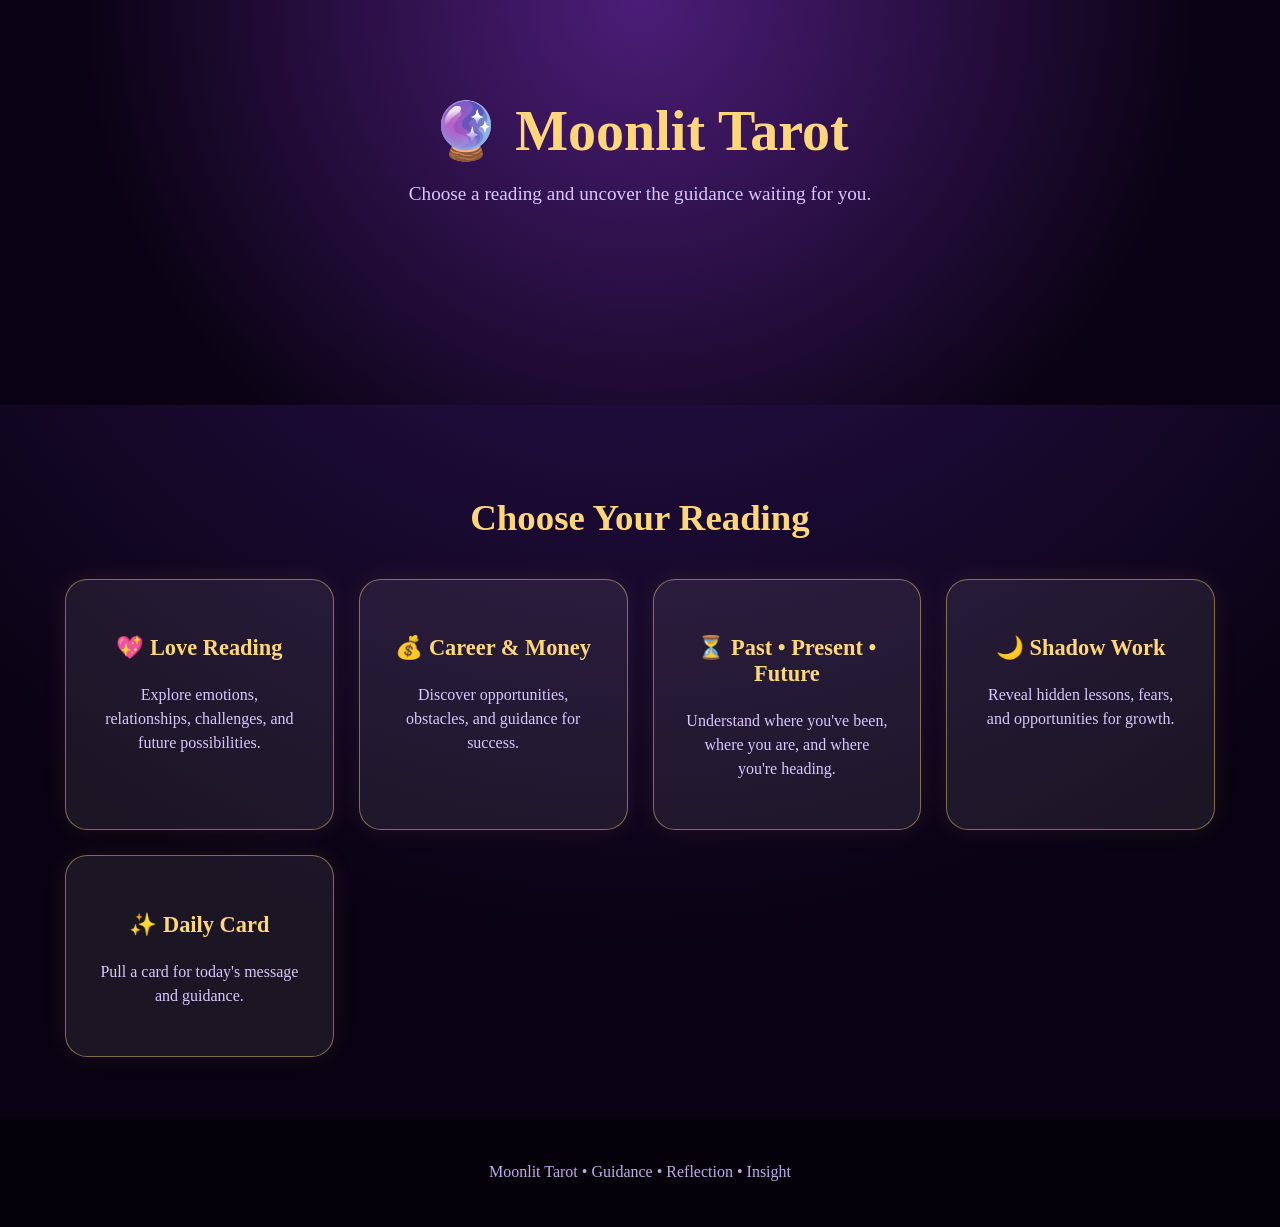
<file: index.html>
<!DOCTYPE html>
<html lang="en">
<head>
  <meta charset="UTF-8">
  <meta name="viewport" content="width=device-width, initial-scale=1.0">
  <title>Moonlit Tarot</title>
  <link rel="stylesheet" href="style.css">
</head>

<body>

  <header class="hero">
    <h1>🔮 Moonlit Tarot</h1>
    <p>Choose a reading and uncover the guidance waiting for you.</p>
  </header>

  <section class="reading-selection">
    <h2>Choose Your Reading</h2>

    <div class="reading-grid">

      <a href="love.html" class="reading-card">
        <h3>💖 Love Reading</h3>
        <p>Explore emotions, relationships, challenges, and future possibilities.</p>
      </a>

      <a href="career.html" class="reading-card">
        <h3>💰 Career & Money</h3>
        <p>Discover opportunities, obstacles, and guidance for success.</p>
      </a>

      <a href="past-present-future.html" class="reading-card">
        <h3>⏳ Past • Present • Future</h3>
        <p>Understand where you've been, where you are, and where you're heading.</p>
      </a>

      <a href="shadow-work.html" class="reading-card">
        <h3>🌙 Shadow Work</h3>
        <p>Reveal hidden lessons, fears, and opportunities for growth.</p>
      </a>

      <a href="daily-card.html" class="reading-card">
        <h3>✨ Daily Card</h3>
        <p>Pull a card for today's message and guidance.</p>
      </a>

    </div>
  </section>

  <footer>
    <p>Moonlit Tarot • Guidance • Reflection • Insight</p>
  </footer>

</body>
</html>
</file>
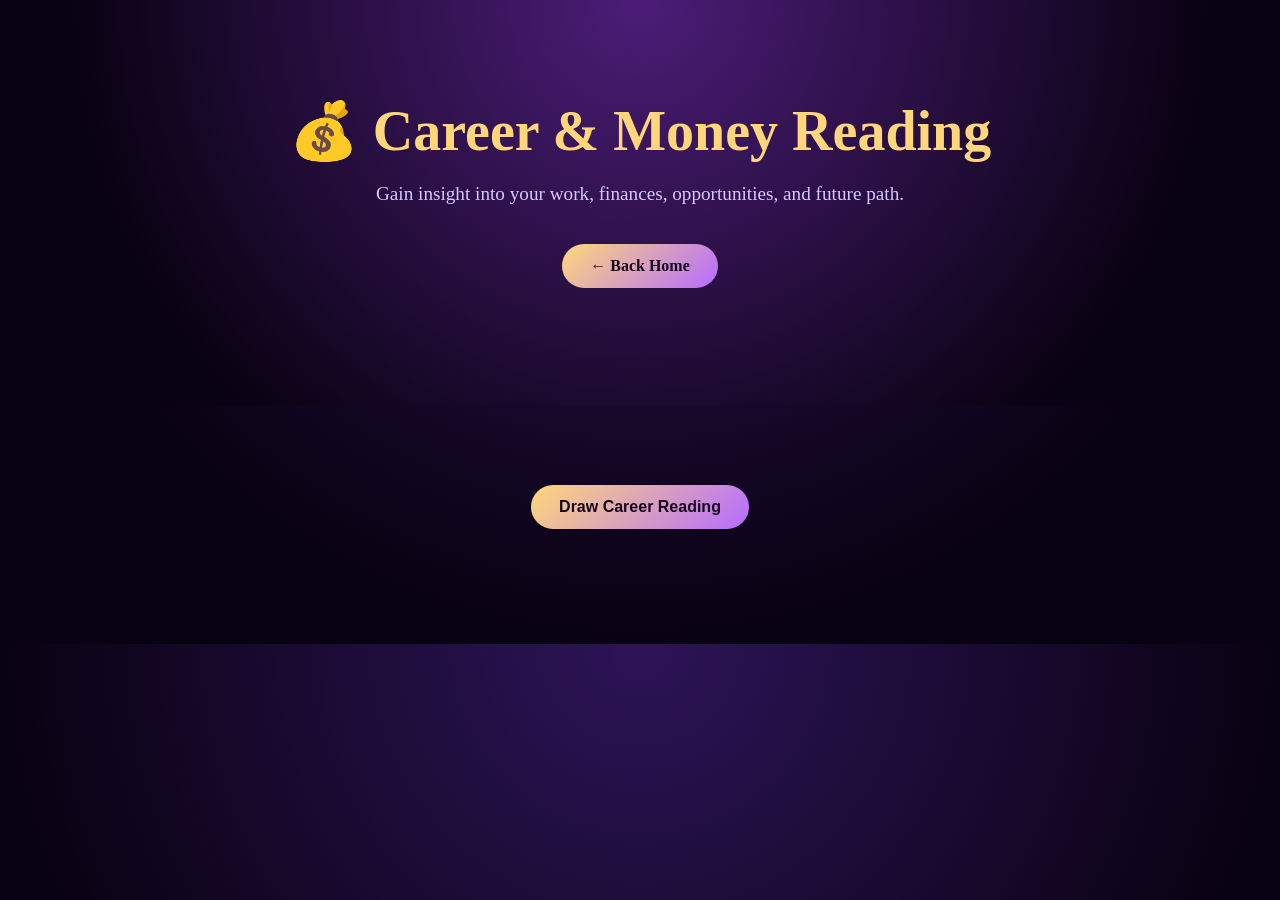
<file: career.html>
<!DOCTYPE html>
<html lang="en">
<head>
  <meta charset="UTF-8">
  <meta name="viewport" content="width=device-width, initial-scale=1.0">
  <title>Career & Money Reading</title>
  <link rel="stylesheet" href="style.css">
</head>

<body>

<header class="hero">
  <h1>💰 Career & Money Reading</h1>
  <p>Gain insight into your work, finances, opportunities, and future path.</p>
  <a class="btn" href="index.html">← Back Home</a>
</header>

<section>

  <button onclick="drawReading('careerReading', ['Current Situation', 'Challenge', 'Opportunity', 'Advice', 'Outcome'])">
    Draw Career Reading
  </button>

  <div id="careerReading" class="cards"></div>

</section>

<script src="script.js"></script>

</body>
</html>
</file>
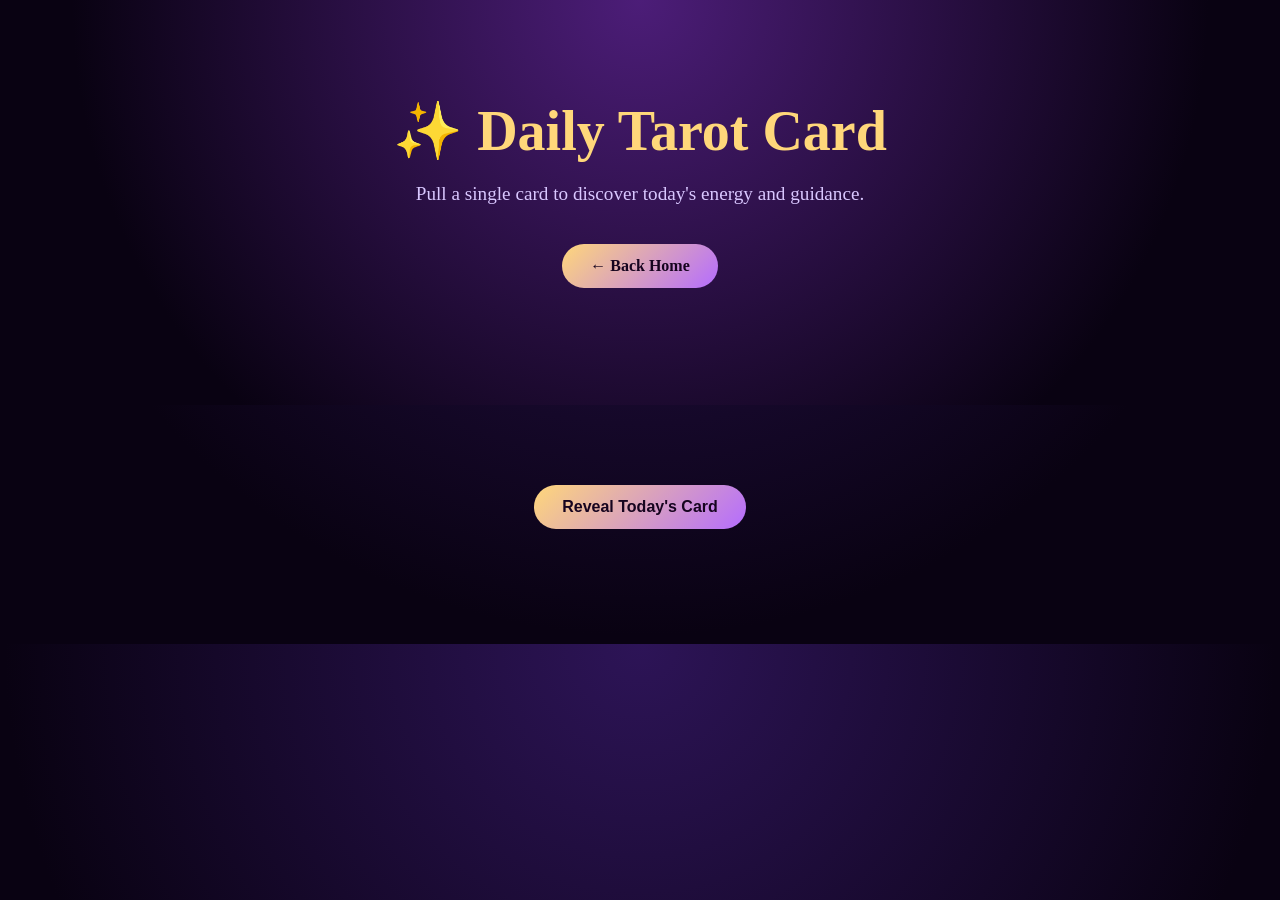
<file: daily-card.html>
<!DOCTYPE html>
<html lang="en">
<head>
  <meta charset="UTF-8">
  <meta name="viewport" content="width=device-width, initial-scale=1.0">
  <title>Daily Tarot Card</title>
  <link rel="stylesheet" href="style.css">
</head>

<body>

<header class="hero">
  <h1>✨ Daily Tarot Card</h1>
  <p>Pull a single card to discover today's energy and guidance.</p>
  <a class="btn" href="index.html">← Back Home</a>
</header>

<section>

  <button onclick="drawReading('dailyReading', ['Today\\'s Message'])">
    Reveal Today's Card
  </button>

  <div id="dailyReading" class="cards"></div>

</section>

<script src="script.js"></script>

</body>
</html>
</file>
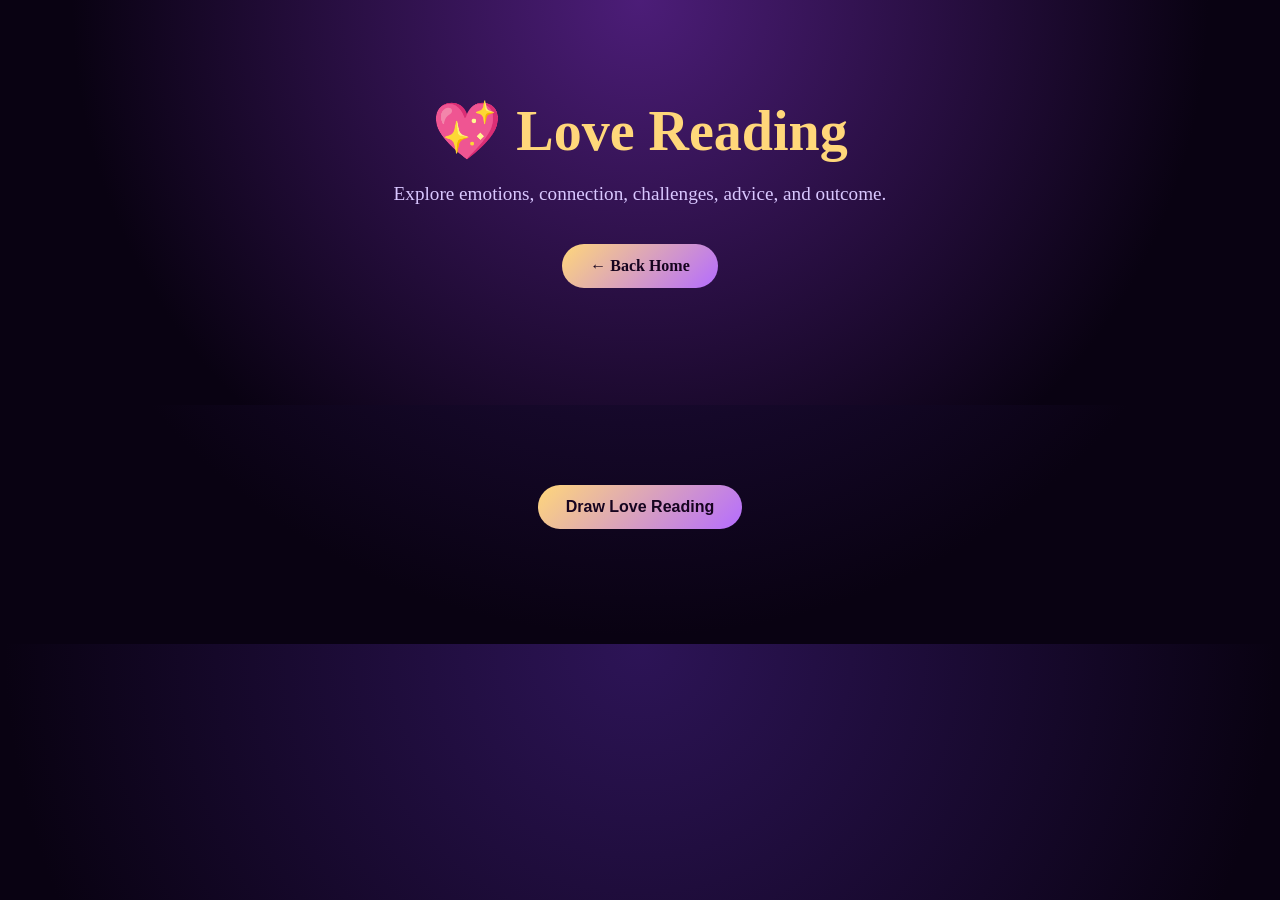
<file: love.html>
<!DOCTYPE html>
<html lang="en">
<head>
  <meta charset="UTF-8">
  <meta name="viewport" content="width=device-width, initial-scale=1.0">
  <title>Love Reading</title>
  <link rel="stylesheet" href="style.css">
</head>

<body>

<header class="hero">
  <h1>💖 Love Reading</h1>
  <p>Explore emotions, connection, challenges, advice, and outcome.</p>
  <a class="btn" href="index.html">← Back Home</a>
</header>

<section>
  <button onclick="drawReading('loveReading', ['Your Heart', 'Their Energy', 'Connection', 'Challenge', 'Advice', 'Outcome'])">
    Draw Love Reading
  </button>

  <div id="loveReading" class="cards"></div>
</section>

<script src="script.js"></script>
</body>
</html>
</file>
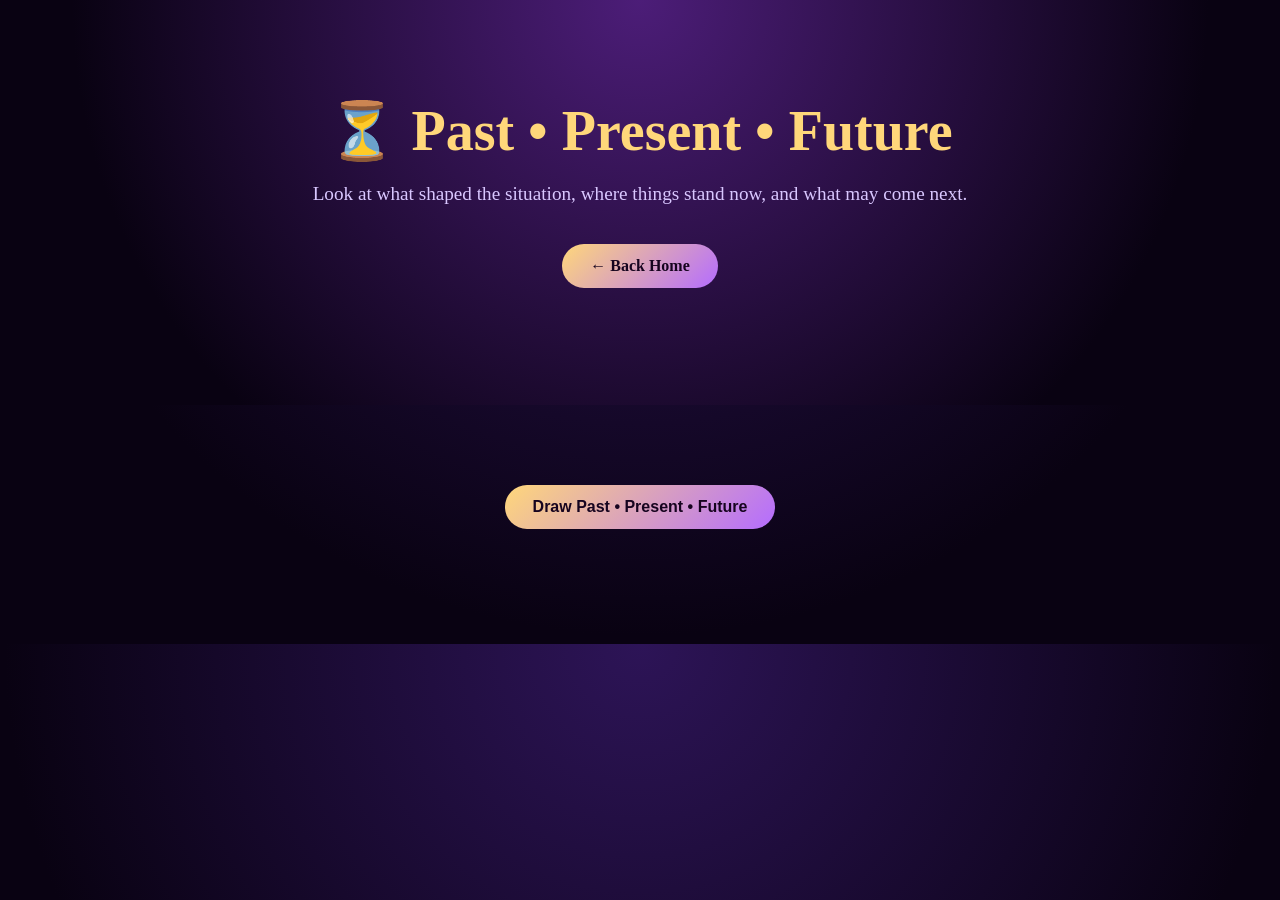
<file: past-present-future.html>
<!DOCTYPE html>
<html lang="en">
<head>
  <meta charset="UTF-8">
  <meta name="viewport" content="width=device-width, initial-scale=1.0">
  <title>Past Present Future Reading</title>
  <link rel="stylesheet" href="style.css">
</head>

<body>

<header class="hero">
  <h1>⏳ Past • Present • Future</h1>
  <p>Look at what shaped the situation, where things stand now, and what may come next.</p>
  <a class="btn" href="index.html">← Back Home</a>
</header>

<section>

  <button onclick="drawReading('ppfReading', ['Past', 'Present', 'Future'])">
    Draw Past • Present • Future
  </button>

  <div id="ppfReading" class="cards"></div>

</section>

<script src="script.js"></script>

</body>
</html>
</file>
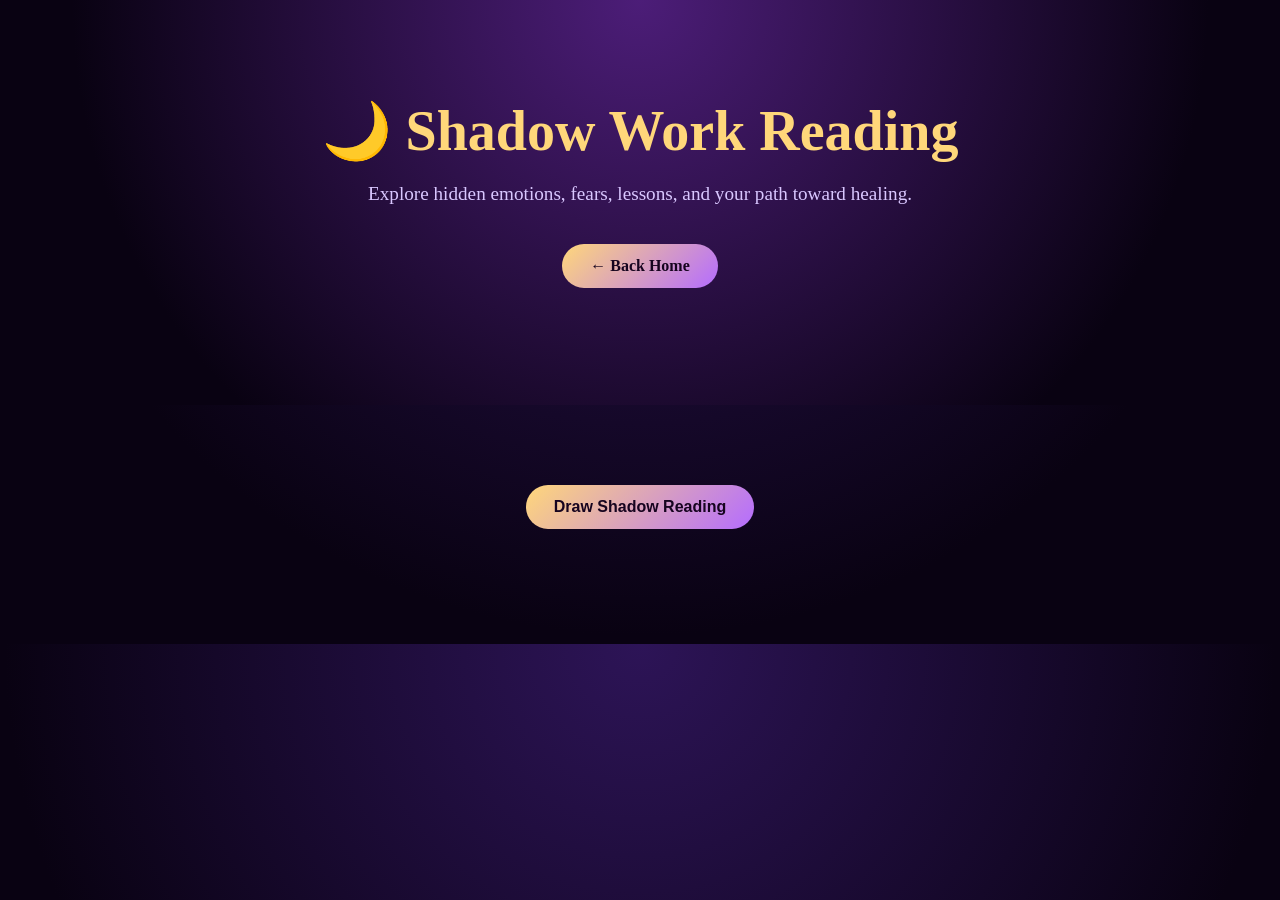
<file: shadow-work.html>
<!DOCTYPE html>
<html lang="en">
<head>
  <meta charset="UTF-8">
  <meta name="viewport" content="width=device-width, initial-scale=1.0">
  <title>Shadow Work Reading</title>
  <link rel="stylesheet" href="style.css">
</head>

<body>

<header class="hero">
  <h1>🌙 Shadow Work Reading</h1>
  <p>Explore hidden emotions, fears, lessons, and your path toward healing.</p>
  <a class="btn" href="index.html">← Back Home</a>
</header>

<section>

  <button onclick="drawReading('shadowReading',
  [
    'What Am I Avoiding?',
    'Hidden Truth',
    'Lesson',
    'Healing Path',
    'Outcome'
  ])">

    Draw Shadow Reading

  </button>

  <div id="shadowReading" class="cards"></div>

</section>

<script src="script.js"></script>

</body>
</html>
</file>
<file: style.css>
* {
  box-sizing: border-box;
}

body {
  margin: 0;
  font-family: Georgia, serif;
  background: radial-gradient(circle at top, #2d1457, #090212 70%);
  color: #f8e9c7;
}

.hero {
  min-height: 45vh;
  padding: 60px 25px;
  text-align: center;
  background: radial-gradient(circle at top, #4c1d78, #090212 75%);
}

.hero h1 {
  font-size: 3.5rem;
  color: #ffd77a;
  margin-bottom: 15px;
}

.hero p {
  font-size: 1.2rem;
  color: #d9c7ff;
}

section {
  padding: 60px 25px;
  text-align: center;
}

h2 {
  color: #ffd77a;
  font-size: 2.3rem;
}

.reading-selection {
  max-width: 1200px;
  margin: auto;
}

.reading-grid {
  display: grid;
  grid-template-columns: repeat(auto-fit, minmax(260px, 1fr));
  gap: 25px;
  margin-top: 40px;
}

.reading-card {
  background: rgba(255, 255, 255, 0.08);
  border: 1px solid rgba(255, 215, 122, 0.45);
  border-radius: 22px;
  padding: 32px;
  text-decoration: none;
  color: #f8e9c7;
  min-height: 190px;
  transition: 0.3s ease;
  box-shadow: 0 0 25px rgba(255, 215, 122, 0.08);
}

.reading-card:hover {
  transform: translateY(-8px);
  box-shadow: 0 0 30px rgba(255, 215, 122, 0.25);
}

.reading-card h3 {
  color: #ffd77a;
  font-size: 1.4rem;
}

.reading-card p {
  color: #d9c7ff;
  line-height: 1.5;
}

button,
.btn {
  display: inline-block;
  margin: 20px auto;
  padding: 13px 28px;
  border: none;
  border-radius: 30px;
  background: linear-gradient(135deg, #ffd77a, #b46cff);
  color: #16041f;
  font-weight: bold;
  cursor: pointer;
  text-decoration: none;
  font-size: 1rem;
  transition: 0.3s ease;
}

button:hover,
.btn:hover {
  transform: scale(1.05);
}

.cards {
  display: flex;
  justify-content: center;
  align-items: flex-start;
  flex-wrap: wrap;
  gap: 25px;
  margin-top: 35px;
}

.tarot-card {
  width: 150px;
  height: 240px;
  perspective: 1000px;
  cursor: pointer;
}

.card-inner {
  width: 100%;
  height: 100%;
  transition: transform 0.8s;
  transform-style: preserve-3d;
  position: relative;
}

.tarot-card.flipped .card-inner {
  transform: rotateY(180deg);
}

.card-front,
.card-back {
  position: absolute;
  width: 100%;
  height: 100%;
  border-radius: 18px;
  backface-visibility: hidden;
  display: flex;
  align-items: center;
  justify-content: center;
  text-align: center;
  padding: 14px;
  box-shadow: 0 10px 25px rgba(0,0,0,0.45);
}

.card-front {
  background: linear-gradient(145deg, #1c0638, #5a2399);
  border: 2px solid #ffd77a;
  color: #ffd77a;
  font-size: 1.2rem;
}

.card-back {
  background: linear-gradient(145deg, #fff1c9, #c99b42);
  color: #1c0638;
  transform: rotateY(180deg);
  flex-direction: column;
  font-size: 0.85rem;
}

.card-back h3 {
  margin-bottom: 8px;
}

.label {
  margin-top: 10px;
  color: #d9c7ff;
  font-size: 0.95rem;
  max-width: 160px;
}

.clarification-area {
  width: 100%;
  margin-top: 35px;
  padding: 25px;
  border-top: 1px solid rgba(255, 215, 122, 0.4);
}

.clarification-area h4 {
  color: #ffd77a;
  font-size: 1.3rem;
  margin-bottom: 10px;
}

.clarification-select {
  padding: 12px 18px;
  border-radius: 20px;
  border: 1px solid #ffd77a;
  background: #16041f;
  color: #f8e9c7;
  margin: 10px;
  font-size: 1rem;
}

footer {
  text-align: center;
  padding: 30px;
  background: rgba(0,0,0,0.45);
  color: #bcaee8;
}

@media (max-width: 600px) {
  .hero h1 {
    font-size: 2.3rem;
  }

  .tarot-card {
    width: 130px;
    height: 210px;
  }

  .reading-card {
    padding: 25px;
  }
}
</file>
